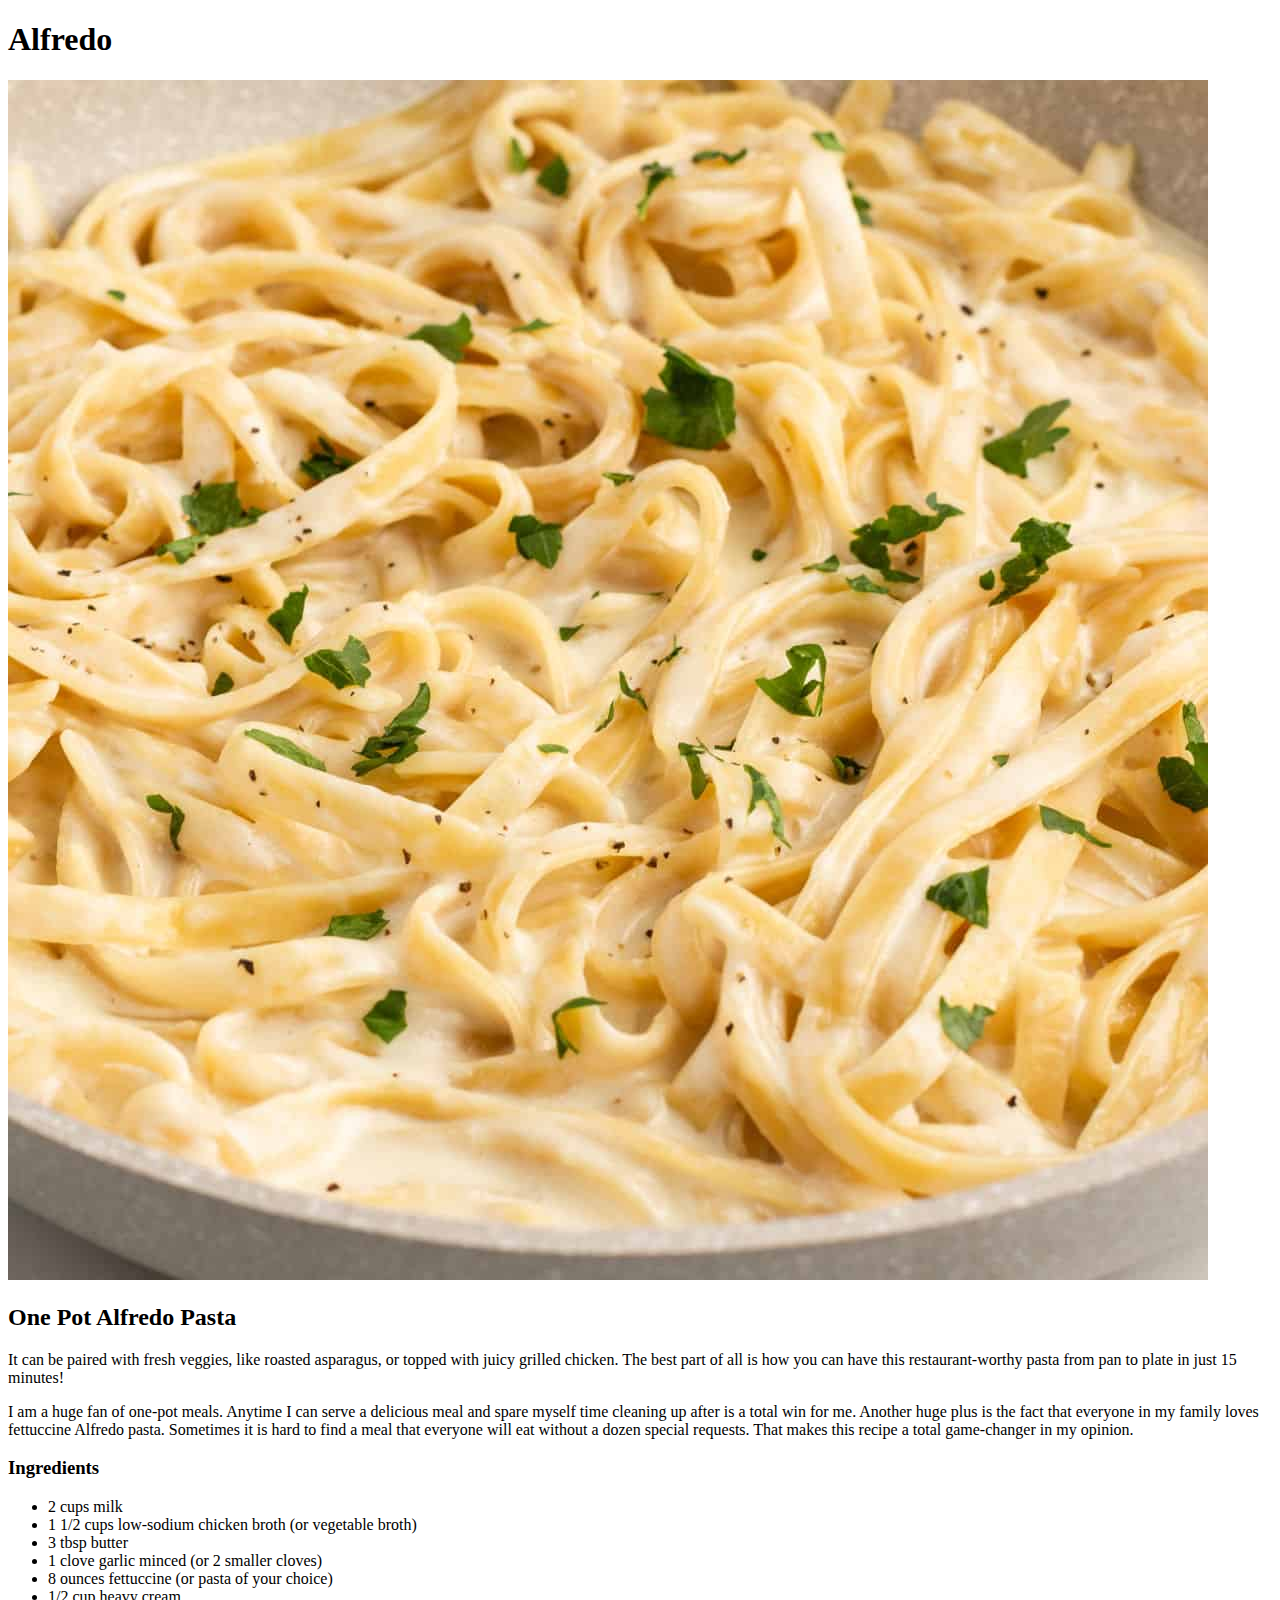
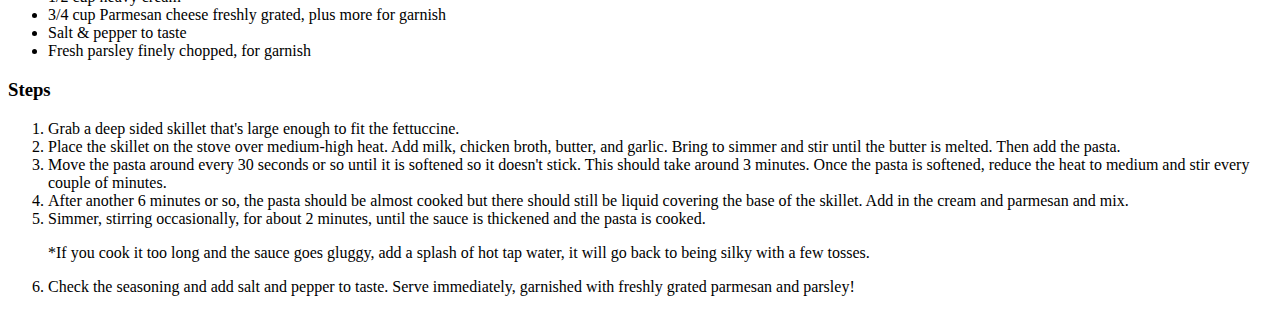
<file: alfredo.html>
<!DOCTYPE html>
<html lang="en">
<head>
    <meta charset="UTF-8">
    <meta http-equiv="X-UA-Compatible" content="IE=edge">
    <meta name="viewport" content="width=device-width, initial-scale=1.0">
    <title>Alfredo</title>
</head>
<body>
    <h1>Alfredo</h1>
    <img src="../img/alfredo.jpg" alt="photo of alfredo in a bowl">
    <h2>One Pot Alfredo Pasta</h2>
    <p>It can be paired with fresh veggies, like roasted asparagus, or topped with juicy grilled chicken.  The best part of all is how you can have this restaurant-worthy pasta from pan to plate in just 15 minutes!</p>
    <p>I am a huge fan of one-pot meals. Anytime I can serve a delicious meal and spare myself time cleaning up after is a total win for me. Another huge plus is the fact that everyone in my family loves fettuccine Alfredo pasta.  Sometimes it is hard to find a meal that everyone will eat without a dozen special requests. That makes this recipe a total game-changer in my opinion.</p>
    <h3>Ingredients</h3>
    <ul>
        <li>2 cups milk</li>
        <li>1 1/2 cups low-sodium chicken broth (or vegetable broth)</li>
        <li>3 tbsp butter</li>
        <li>1 clove garlic minced (or 2 smaller cloves)</li>
        <li>8 ounces fettuccine (or pasta of your choice)</li>
        <li>1/2 cup heavy cream</li>
        <li>3/4 cup Parmesan cheese freshly grated, plus more for garnish</li>
        <li>Salt & pepper to taste</li>
        <li>Fresh parsley finely chopped, for garnish</li>

    </ul>
    <h3>Steps</h3>
    <ol>
        <li>Grab a deep sided skillet that's large enough to fit the fettuccine.</li>
        <li>Place the skillet on the stove over medium-high heat. Add milk, chicken broth, butter, and garlic. Bring to simmer and stir until the butter is melted. Then add the pasta.</li>
        <li>Move the pasta around every 30 seconds or so until it is softened so it doesn't stick. This should take around 3 minutes. Once the pasta is softened, reduce the heat to medium and stir every couple of minutes.
        </li>
        <li>After another 6 minutes or so, the pasta should be almost cooked but there should still be liquid covering the base of the skillet. Add in the cream and parmesan and mix.</li>
        <li>Simmer, stirring occasionally, for about 2 minutes, until the sauce is thickened and the pasta is cooked.<p>*If you cook it too long and the sauce goes gluggy, add a splash of hot tap water, it will go back to being silky with a few tosses.</p></li>
        <li>Check the seasoning and add salt and pepper to taste. Serve immediately, garnished with freshly grated parmesan and parsley!</li>
    </ol>
</body>
</html>
</file>
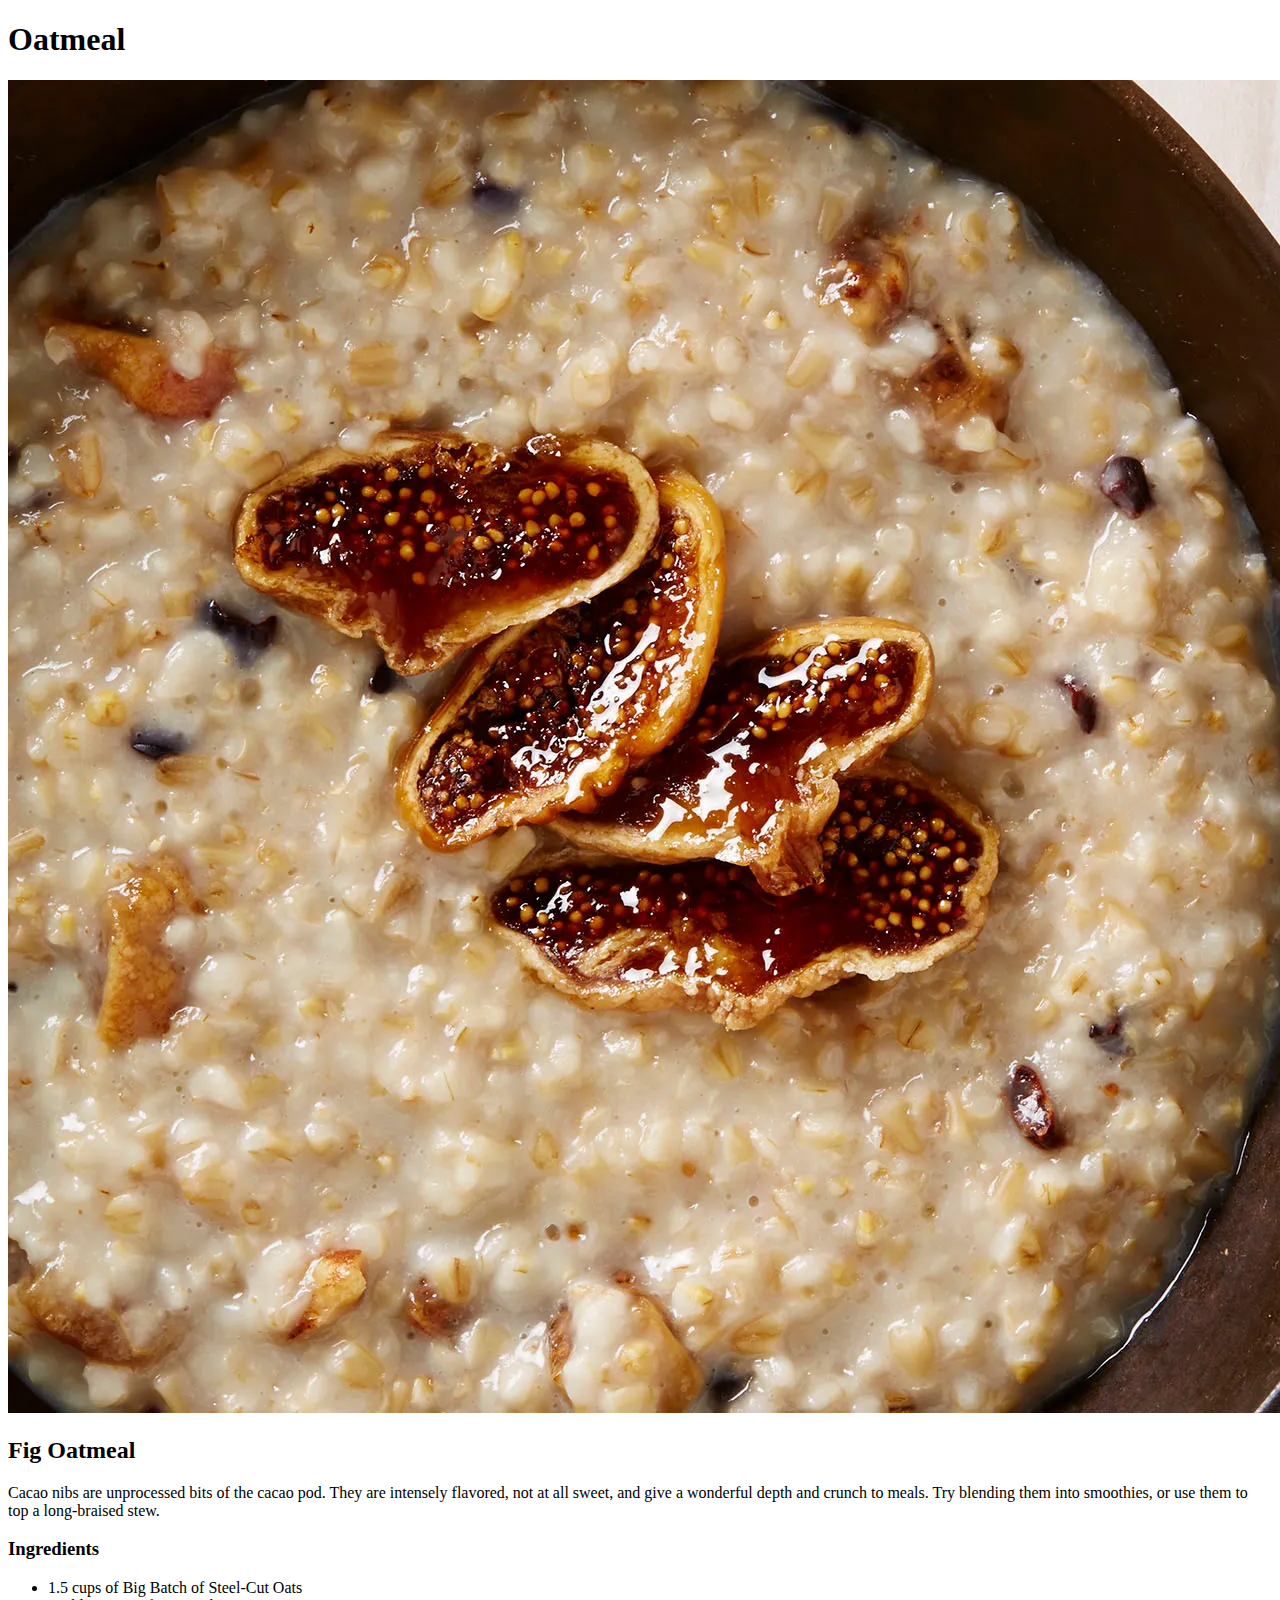
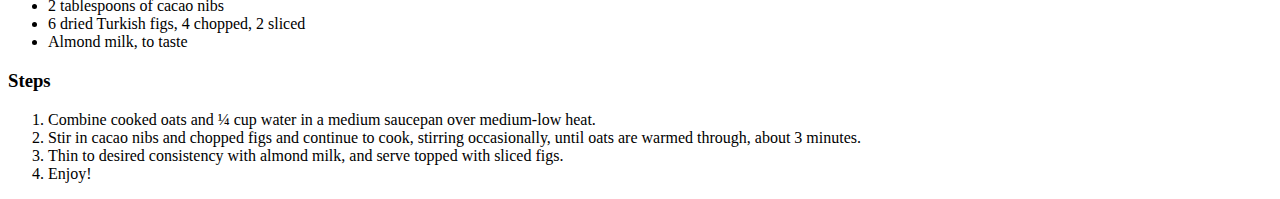
<file: oatmeal.html>
<!DOCTYPE html>
<html lang="en">
<head>
    <meta charset="UTF-8">
    <meta http-equiv="X-UA-Compatible" content="IE=edge">
    <meta name="viewport" content="width=device-width, initial-scale=1.0">
    <title>Oatmeal</title>
</head>
<body>
    <h1>Oatmeal</h1>
    <img src="../img/oatmeal.jpeg">
    <h2>Fig Oatmeal</h2>
    <p>Cacao nibs are unprocessed bits of the cacao pod. They are intensely flavored, not at all sweet, and give a wonderful depth and crunch to meals. Try blending them into smoothies, or use them to top a long-braised stew.</p>

    <h3>Ingredients</h3>
    <ul>
        <li>1.5 cups of Big Batch of Steel-Cut Oats</li>
        <li>2 tablespoons of cacao nibs</li>
        <li>6 dried Turkish figs, 4 chopped, 2 sliced</li>
        <li>Almond milk, to taste</li>
    </ul>
    <h3>Steps</h3>
    <ol>
        <li>Combine cooked oats and ¼ cup water in a medium saucepan over medium-low heat.</li>

        <li>Stir in cacao nibs and chopped figs and continue to cook, stirring occasionally, until oats are warmed through, about 3 minutes.</li>

        <li>Thin to desired consistency with almond milk, and serve topped with sliced figs.</li>

        <li>Enjoy!</li>
    </ol>
</body>
</html>
</file>
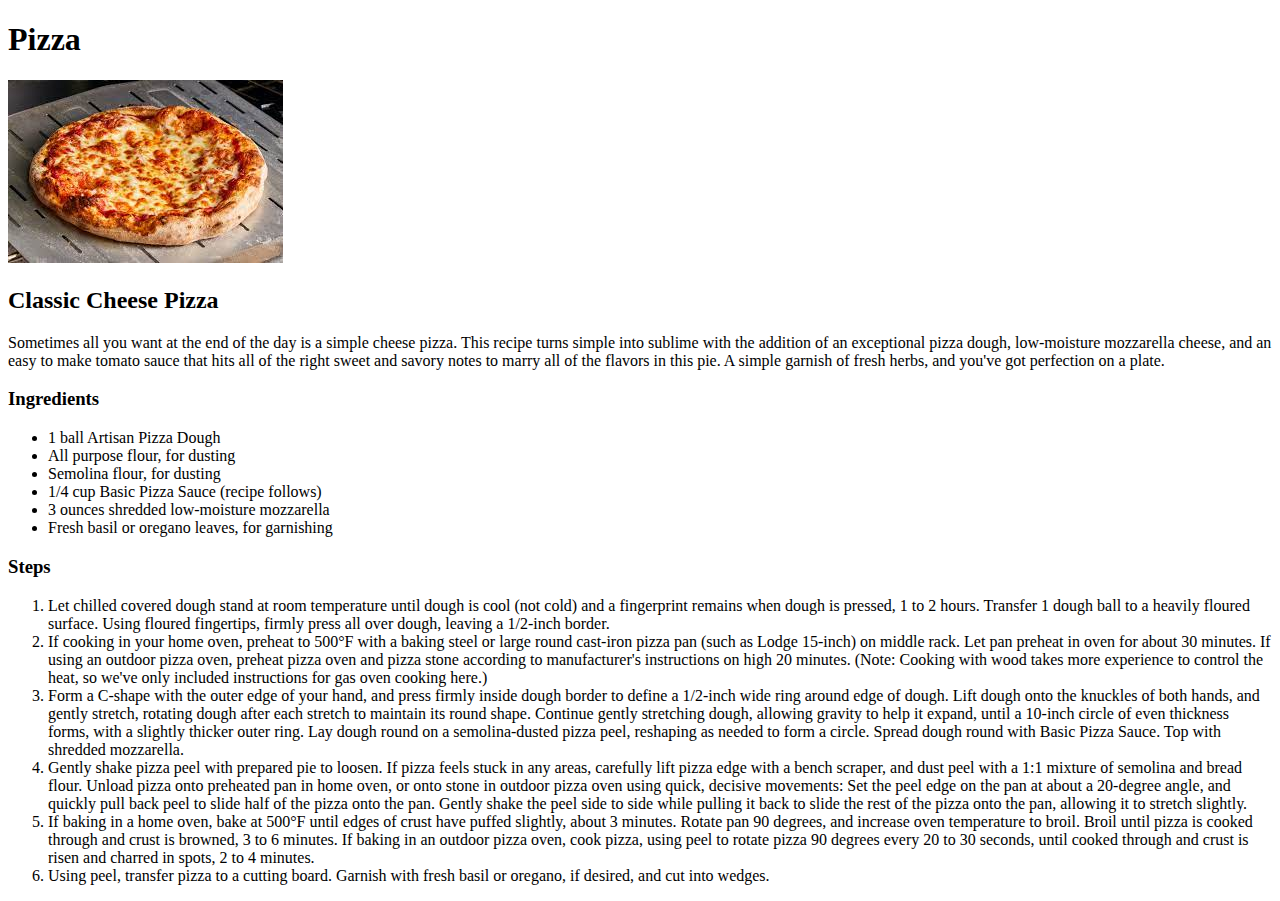
<file: pizza.html>
<!DOCTYPE html>
<html lang="en">
<head>
    <meta charset="UTF-8">
    <meta http-equiv="X-UA-Compatible" content="IE=edge">
    <meta name="viewport" content="width=device-width, initial-scale=1.0">
    <title>Pizza</title>
</head>
<body>
    <h1>Pizza</h1>
    <img src="../img/pizza.jpg" alt="image Cheese pizza">
    <h2>Classic Cheese Pizza</h2>
    <p>Sometimes all you want at the end of the day is a simple cheese pizza. This recipe turns simple into sublime with the addition of an exceptional pizza dough, low-moisture mozzarella cheese, and an easy to make tomato sauce that hits all of the right sweet and savory notes to marry all of the flavors in this pie. A simple garnish of fresh herbs, and you've got perfection on a plate.</p>
    <h3>Ingredients</h3>
    <ul>
        <li>1 ball Artisan Pizza Dough</li>
        <li>All purpose flour, for dusting</li>
        <li>Semolina flour, for dusting</li>
        <li>1/4 cup Basic Pizza Sauce (recipe follows)</li>
        <li>3 ounces shredded low-moisture mozzarella</li>
        <li>Fresh basil or oregano leaves, for garnishing</li>
    </ul>
    <h3>Steps</h3>
    <ol>
        <li>Let chilled covered dough stand at room temperature until dough is cool (not cold) and a fingerprint remains when dough is pressed, 1 to 2 hours. Transfer 1 dough ball to a heavily floured surface. Using floured fingertips, firmly press all over dough, leaving a 1/2-inch border. </li>

        <li>If cooking in your home oven, preheat to 500°F with a baking steel or large round cast-iron pizza pan (such as Lodge 15-inch) on middle rack. Let pan preheat in oven for about 30 minutes. If using an outdoor pizza oven, preheat pizza oven and pizza stone according to manufacturer's instructions on high 20 minutes. (Note: Cooking with wood takes more experience to control the heat, so we've only included instructions for gas oven cooking here.)</li>

        <li>Form a C-shape with the outer edge of your hand, and press firmly inside dough border to define a 1/2-inch wide ring around edge of dough. Lift dough onto the knuckles of both hands, and gently stretch, rotating dough after each stretch to maintain its round shape. Continue gently stretching dough, allowing gravity to help it expand, until a 10-inch circle of even thickness forms, with a slightly thicker outer ring. Lay dough round on a semolina-dusted pizza peel, reshaping as needed to form a circle. Spread dough round with Basic Pizza Sauce. Top with shredded mozzarella.</li>

        <li>Gently shake pizza peel with prepared pie to loosen. If pizza feels stuck in any areas, carefully lift pizza edge with a bench scraper, and dust peel with a 1:1 mixture of semolina and bread flour. Unload pizza onto preheated pan in home oven, or onto stone in outdoor pizza oven using quick, decisive movements: Set the peel edge on the pan at about a 20-degree angle, and quickly pull back peel to slide half of the pizza onto the pan. Gently shake the peel side to side while pulling it back to slide the rest of the pizza onto the pan, allowing it to stretch slightly. </li>

        <li>If baking in a home oven, bake at 500°F until edges of crust have puffed slightly, about 3 minutes. Rotate pan 90 degrees, and increase oven temperature to broil. Broil until pizza is cooked through and crust is browned, 3 to 6 minutes. If baking in an outdoor pizza oven, cook pizza, using peel to rotate pizza 90 degrees every 20 to 30 seconds, until cooked through and crust is risen and charred in spots, 2 to 4 minutes.</li>

        <li>Using peel, transfer pizza to a cutting board. Garnish with fresh basil or oregano, if desired, and cut into wedges.</li>
    </ol>
</body>
</html>
</file>
